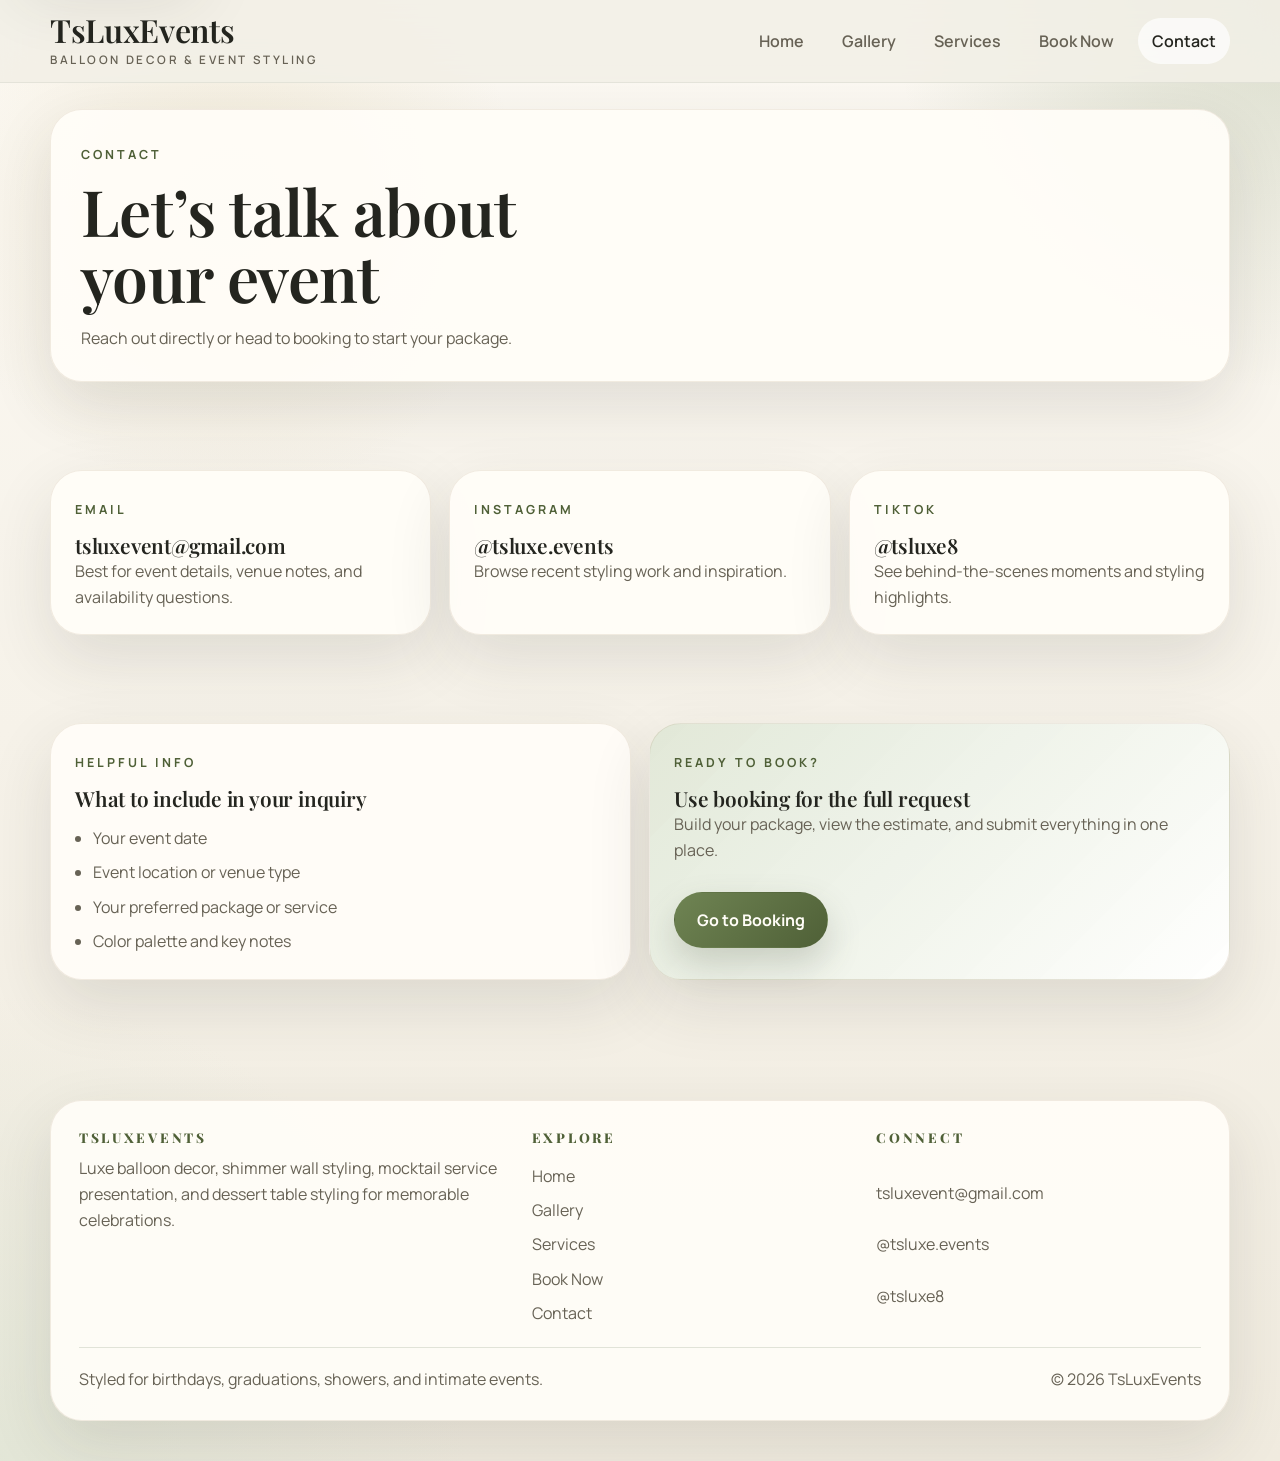
<file: tsluxweb1/pages/contact.html>
<!DOCTYPE html>
<html lang="en">
<head>
  <!--
    FILE: pages/contact.html
    PURPOSE:
    - Contact page for clients who want quick access to email and social platforms.

    BEGINNER NOTES:
    - Update the email address or social links here if they ever change.
    - Keep the visible text client-facing and save setup notes for comments only.
  -->
  <meta charset="UTF-8">
  <meta name="viewport" content="width=device-width, initial-scale=1.0">
  <title>Contact | TsLuxEvents</title>
  <meta name="description" content="Contact TsLuxEvents for balloon decor, shimmer wall styling, mocktail service setup, and dessert table styling.">
  <!-- SHARE PREVIEW (Instagram, iMessage, Facebook, etc.): replace SITE-DOMAIN with the live domain -->

  <link rel="canonical" href="https://SITE-DOMAIN/pages/contact.html">

  <meta property="og:type" content="website">

  <meta property="og:site_name" content="TsLuxEvents">

  <meta property="og:title" content="Contact | TsLuxEvents">

  <meta property="og:description" content="Contact TsLuxEvents for balloon decor, shimmer wall styling, mocktail service setup, and dessert table styling.">

  <meta property="og:url" content="https://SITE-DOMAIN/pages/contact.html">

  <meta property="og:image" content="https://SITE-DOMAIN/assets/images/og-image.jpg">

  <meta property="og:image:width" content="1200">

  <meta property="og:image:height" content="630">

  <meta name="twitter:card" content="summary_large_image">
  <link rel="icon" type="image/png" href="../favicon.png">
  <link rel="stylesheet" href="../styles.css">
  <script src="../script.js" defer></script>
</head>
<body data-page="contact" data-base="../">
  <div id="site-header"></div>

  <main id="main-content" class="section-shell">
    <section class="page-intro">
      <div class="page-intro__header">
        <div>
          <span class="eyebrow">Contact</span>
          <h1>Let’s talk about your event</h1>
        </div>
        <p>Reach out directly or head to booking to start your package.</p>
      </div>
    </section>

    <section class="section-block">
      <div class="card-grid card-grid--three">
        <article class="panel">
          <span class="eyebrow">Email</span>
          <h3>tsluxevent@gmail.com</h3>
          <p>Best for event details, venue notes, and availability questions.</p>
        </article>

        <article class="panel">
          <span class="eyebrow">Instagram</span>
          <h3>@tsluxe.events</h3>
          <p>Browse recent styling work and inspiration.</p>
        </article>

        <article class="panel">
          <span class="eyebrow">TikTok</span>
          <h3>@tsluxe8</h3>
          <p>See behind-the-scenes moments and styling highlights.</p>
        </article>
      </div>
    </section>

    <section class="section-block section-block--last">
      <div class="feature-grid feature-grid--two">
        <article class="panel">
          <span class="eyebrow">Helpful Info</span>
          <h3>What to include in your inquiry</h3>
          <ul class="list">
            <li>Your event date</li>
            <li>Event location or venue type</li>
            <li>Your preferred package or service</li>
            <li>Color palette and key notes</li>
          </ul>
        </article>

        <article class="panel panel--highlight">
          <span class="eyebrow">Ready to Book?</span>
          <h3>Use booking for the full request</h3>
          <p>Build your package, view the estimate, and submit everything in one place.</p>
          <div class="button-row">
            <a class="button button--primary" href="../pages/booking.html">Go to Booking</a>
          </div>
        </article>
      </div>
    </section>
  </main>

  <div id="site-footer"></div>
</body>
</html>
</file>
<file: tsluxweb1/styles.css>
/*
  FILE: styles.css
  PURPOSE:
  - Shared styles for the full TsLuxEvents website.
  - This file controls layout, colors, spacing, cards, forms, and responsive behavior.

  BEGINNER GUIDE:
  - To change the brand colors, edit the color variables inside :root.
  - To change button styling, edit the .button rules.
  - To change card shapes or page spacing, edit the shared classes used throughout the site.
*/

@import url("https://fonts.googleapis.com/css2?family=Playfair+Display:wght@500;600;700&family=Manrope:wght@400;500;600;700&display=swap");

:root {
  /*
    BRAND COLORS
    Change these values to update the look of the full site at once.
  */
  --page-bg: #f0ebdf;
  --page-bg-soft: #fcf9f3;
  --surface: rgba(255, 253, 248, 0.93);
  --surface-solid: #fffdf8;
  --surface-strong: #20251e;
  --text: #24251f;
  --text-soft: #676255;
  --accent: #6f8453;
  --accent-deep: #4f6037;
  --accent-soft: #e0e7d5;
  --line: rgba(79, 96, 55, 0.16);
  --line-strong: rgba(79, 96, 55, 0.3);
  --success: #2e6a44;
  --error: #9e3f31;
  --shadow: 0 24px 64px rgba(47, 53, 38, 0.12);
  --radius-xl: 32px;
  --radius-lg: 24px;
  --radius-md: 18px;
  --container: 1180px;
}

*,
*::before,
*::after {
  box-sizing: border-box;
}

html {
  scroll-behavior: smooth;
  scroll-padding-top: 112px;
}

body {
  margin: 0;
  min-width: 320px;
  overflow-x: clip;
  font-family: "Manrope", "Segoe UI", sans-serif;
  color: var(--text);
  background:
    radial-gradient(circle at top right, rgba(111, 132, 83, 0.24), transparent 20%),
    radial-gradient(circle at 18% 14%, rgba(195, 170, 98, 0.16), transparent 18%),
    radial-gradient(circle at bottom left, rgba(219, 227, 210, 0.64), transparent 24%),
    linear-gradient(180deg, var(--page-bg-soft) 0%, var(--page-bg) 100%);
  line-height: 1.65;
}

img {
  display: block;
  width: 100%;
  max-width: 100%;
  height: auto;
}

a {
  color: inherit;
  text-decoration: none;
}

button,
a,
input,
select,
textarea {
  transition:
    color 0.22s ease,
    background-color 0.22s ease,
    border-color 0.22s ease,
    box-shadow 0.22s ease,
    transform 0.22s ease;
}

button,
input,
select,
textarea {
  font: inherit;
}

input,
select,
textarea,
button {
  margin: 0;
}

[hidden] {
  display: none !important;
}

:focus-visible {
  outline: 3px solid rgba(186, 139, 84, 0.42);
  outline-offset: 3px;
}

.skip-link {
  position: absolute;
  left: 16px;
  top: 14px;
  z-index: 200;
  padding: 12px 18px;
  border-radius: 999px;
  background: var(--surface-solid);
  color: var(--text);
  box-shadow: var(--shadow);
  transform: translateY(-180%);
}

.skip-link:focus {
  transform: translateY(0);
}

.section-shell {
  width: min(var(--container), calc(100% - 32px));
  margin: 0 auto;
}

.section-block {
  padding: 88px 0 0;
}

.section-block--last {
  padding-bottom: 88px;
}

.section-heading {
  max-width: 760px;
  margin-bottom: 28px;
}

.eyebrow {
  display: inline-block;
  margin-bottom: 12px;
  color: var(--accent-deep);
  font-size: 0.78rem;
  font-weight: 700;
  letter-spacing: 0.24em;
  text-transform: uppercase;
}

h1,
h2,
h3,
.brand strong,
.price-value,
.estimate-total__amount {
  margin: 0;
  font-family: "Playfair Display", Georgia, serif;
  font-weight: 600;
  line-height: 1.1;
  letter-spacing: -0.01em;
}

h1 {
  font-size: clamp(2.5rem, 5vw, 4.3rem);
  line-height: 1.04;
}

h2 {
  font-size: clamp(1.9rem, 3.9vw, 2.9rem);
  line-height: 1.06;
}

h3 {
  font-size: 1.3rem;
  line-height: 1.2;
}

/* Space between a card heading and the options under it, so letters like g, p, y aren't covered. */
.detail-card > h3,
.booking-form-wrap > h2 {
  margin-bottom: 14px;
}

p {
  margin: 0;
  color: var(--text-soft);
}

.lead {
  max-width: 620px;
  font-size: 1.06rem;
  margin-top: 18px;
}

.pill-row,
.button-row,
.meta-row {
  display: flex;
  flex-wrap: wrap;
  gap: 12px;
}

.pill {
  padding: 9px 14px;
  border: 1px solid var(--line);
  border-radius: 999px;
  background: rgba(223, 231, 213, 0.54);
  color: var(--accent-deep);
  font-size: 0.92rem;
}

.button-row {
  margin-top: 28px;
}

.button {
  display: inline-flex;
  align-items: center;
  justify-content: center;
  min-height: 52px;
  padding: 14px 22px;
  border: 1px solid transparent;
  border-radius: 999px;
  font-weight: 700;
  transition: transform 0.22s ease, box-shadow 0.22s ease, border-color 0.22s ease;
  cursor: pointer;
}

.button:hover,
.button:focus-visible {
  transform: translateY(-2px);
}

.button--primary {
  color: #fffdf7;
  background: linear-gradient(135deg, var(--accent), var(--accent-deep));
  box-shadow: 0 16px 34px rgba(71, 84, 61, 0.22);
}

.button--secondary {
  color: var(--text);
  background: rgba(224, 231, 213, 0.68);
  border-color: var(--line);
}

.button--ghost {
  color: var(--accent-deep);
  background: rgba(255, 255, 255, 0.52);
  border-color: var(--line);
}

.button--block {
  width: 100%;
}

.text-link {
  color: var(--accent-deep);
  font-weight: 700;
}

.site-header {
  position: sticky;
  top: 0;
  z-index: 100;
  border-bottom: 1px solid rgba(71, 84, 61, 0.08);
  background: rgba(242, 239, 230, 0.88);
  backdrop-filter: blur(16px);
}

.site-header__inner {
  width: min(var(--container), calc(100% - 32px));
  min-height: 82px;
  margin: 0 auto;
  display: flex;
  align-items: center;
  justify-content: space-between;
  gap: 18px;
}

.brand {
  display: flex;
  flex-direction: column;
  gap: 4px;
}

.brand strong {
  font-size: 2rem;
}

.brand span {
  color: var(--text-soft);
  font-size: 0.73rem;
  font-weight: 600;
  letter-spacing: 0.22em;
  text-transform: uppercase;
}

.nav-toggle {
  display: none;
  align-items: center;
  justify-content: center;
  width: 48px;
  height: 48px;
  border-radius: 50%;
  border: 1px solid var(--line);
  background: rgba(255, 255, 255, 0.78);
  color: var(--text);
}

.site-nav {
  display: flex;
  align-items: center;
  gap: 10px;
}

.site-nav a {
  padding: 10px 14px;
  border-radius: 999px;
  color: var(--text-soft);
  font-weight: 600;
  transition: color 0.22s ease, background-color 0.22s ease, transform 0.22s ease;
}

.site-nav a:hover,
.site-nav a:focus-visible,
.site-nav a.is-active {
  color: var(--text);
  background: rgba(255, 255, 255, 0.7);
}

.hero {
  padding: 34px 0 0;
  display: grid;
  grid-template-columns: minmax(0, 1.05fr) minmax(0, 0.95fr);
  gap: 28px;
  align-items: center;
}

.hero__copy,
.hero__media,
.page-intro,
.panel,
.quote-card,
.service-card,
.gallery-card,
.detail-card,
.price-card,
.summary-card,
.estimate-card,
.contact-banner,
.footer-panel,
.package-hero__copy,
.package-hero__gallery,
.booking-form-wrap {
  border: 1px solid rgba(141, 102, 57, 0.12);
  border-radius: var(--radius-xl);
  background: var(--surface);
  box-shadow: var(--shadow);
}

.hero__copy {
  padding: 34px;
}

.hero h1,
.package-hero h1,
.page-intro h1 {
  max-width: 16ch;
  text-wrap: balance;
}

.hero__media {
  display: grid;
  grid-template-columns: 1fr 1fr;
  gap: 14px;
  padding: 16px;
}

.service-card {
  display: flex;
  flex-direction: column;
  height: 100%;
}

.gallery-card {
  display: block;
  height: auto;
}

.hero__image {
  height: 100%;
  object-fit: cover;
  border-radius: 22px;
  min-height: 200px;
}

.hero__image--large {
  grid-column: 1 / -1;
  min-height: 300px;
}

.feature-grid,
.card-grid,
.pricing-grid,
.package-layout,
.booking-layout,
.contact-layout,
.estimate-layout {
  display: grid;
  gap: 18px;
}

.feature-grid--two,
.package-layout,
.booking-layout {
  grid-template-columns: repeat(2, minmax(0, 1fr));
}

.card-grid--three,
.pricing-grid {
  grid-template-columns: repeat(3, minmax(0, 1fr));
}

.card-grid--four {
  grid-template-columns: repeat(4, minmax(0, 1fr));
}

.panel,
.quote-card,
.summary-card,
.detail-card,
.price-card,
.estimate-card,
.booking-form-wrap {
  padding: 24px;
}

.panel--highlight {
  background:
    linear-gradient(135deg, rgba(223, 231, 213, 0.92), rgba(255, 255, 255, 0.88)),
    var(--surface);
}

.step-number {
  display: inline-flex;
  align-items: center;
  justify-content: center;
  width: 48px;
  height: 48px;
  margin-bottom: 16px;
  border-radius: 50%;
  background: var(--accent-soft);
  color: var(--accent-deep);
  font-weight: 800;
}

.list {
  margin: 14px 0 0;
  padding-left: 18px;
  color: var(--text-soft);
}

.list li + li {
  margin-top: 8px;
}

.service-card {
  overflow: hidden;
}

.service-card img,
.gallery-card img {
  aspect-ratio: 4 / 3;
  object-fit: cover;
}

.service-card__body {
  padding: 22px;
  display: flex;
  flex-direction: column;
  gap: 12px;
  flex: 1;
}

.service-card__body p,
.quote-card p,
.detail-card p,
.summary-card p,
.estimate-card p {
  margin-top: 10px;
}

.contact-banner {
  padding: 30px;
  display: flex;
  justify-content: space-between;
  gap: 24px;
  align-items: center;
}

.contact-banner__details {
  display: grid;
  gap: 10px;
  justify-items: end;
  text-align: right;
}

.contact-banner__details a {
  color: var(--accent-deep);
  font-weight: 700;
}

.contact-banner__details a:hover,
.contact-banner__details a:focus-visible,
.footer-panel a:hover,
.footer-panel a:focus-visible,
.text-link:hover,
.text-link:focus-visible {
  color: var(--accent);
}

.page-intro {
  padding: 30px;
  margin-top: 26px;
}

.page-intro__header {
  display: grid;
  gap: 14px;
  align-items: start;
}

.page-intro__header p {
  max-width: 620px;
}

.filter-bar {
  display: flex;
  flex-wrap: wrap;
  gap: 12px;
  margin: 26px 0 20px;
}

.filter-button {
  padding: 11px 16px;
  border-radius: 999px;
  border: 1px solid var(--line);
  background: rgba(224, 231, 213, 0.56);
  color: var(--text-soft);
  font-weight: 700;
  cursor: pointer;
}

.filter-button[aria-pressed="true"],
.filter-button.is-active,
.filter-button:hover,
.filter-button:focus-visible {
  background: linear-gradient(135deg, var(--accent-soft), rgba(255, 255, 255, 0.98));
  color: var(--text);
}

.gallery-grid {
  display: grid;
  grid-template-columns: repeat(3, minmax(0, 1fr));
  gap: 18px;
  align-items: start;
}

.gallery-card {
  overflow: hidden;
}

.gallery-card figcaption {
  padding: 18px 20px 20px;
  display: grid;
  gap: 6px;
  flex: 1;
}

.gallery-card strong {
  display: block;
}

.service-overview {
  padding-top: 26px;
}

.price-value {
  margin: 12px 0 6px;
  font-size: 2.4rem;
  color: var(--accent-deep);
}

.note-line {
  font-size: 0.95rem;
  color: var(--text-soft);
}

.package-hero {
  padding-top: 26px;
}

.package-hero__layout {
  display: grid;
  grid-template-columns: minmax(0, 1.02fr) minmax(0, 0.98fr);
  gap: 22px;
}

.package-hero__copy {
  padding: 34px;
}

.package-hero__gallery {
  display: grid;
  grid-template-columns: 1fr 1fr;
  gap: 14px;
  padding: 16px;
}

.package-hero__gallery img {
  border-radius: 20px;
  aspect-ratio: 1 / 1;
  object-fit: cover;
}

.package-hero__gallery img:first-child {
  grid-column: 1 / -1;
  aspect-ratio: 16 / 10;
}

.pricing-choice-grid,
.addon-choice-grid,
.combo-choice-grid,
.tier-choice-grid {
  display: grid;
  gap: 14px;
}

.pricing-choice-grid,
.tier-choice-grid {
  grid-template-columns: repeat(2, minmax(0, 1fr));
}

.combo-choice-grid {
  grid-template-columns: repeat(3, minmax(0, 1fr));
}

.addon-choice-grid {
  grid-template-columns: repeat(2, minmax(0, 1fr));
}

.choice-card,
.checkbox-card {
  position: relative;
  display: flex;
  flex-direction: column;
  gap: 8px;
  padding: 18px;
  border: 1px solid var(--line);
  border-radius: var(--radius-md);
  background: rgba(255, 255, 255, 0.84);
  transition: border-color 0.22s ease, box-shadow 0.22s ease, transform 0.22s ease;
  cursor: pointer;
}

.choice-card:hover,
.checkbox-card:hover,
.choice-card:focus-within,
.checkbox-card:focus-within {
  transform: translateY(-2px);
  border-color: var(--line-strong);
}

.choice-card input,
.checkbox-card input {
  position: absolute;
  inset: 16px auto auto 16px;
}

.choice-card.is-selected,
.checkbox-card.is-selected {
  border-color: var(--accent);
  box-shadow: 0 14px 30px rgba(141, 102, 57, 0.16);
}

.choice-card__title,
.checkbox-card__title {
  padding-left: 26px;
  font-weight: 700;
}

.choice-card__meta,
.checkbox-card__meta {
  padding-left: 26px;
  color: var(--text-soft);
  font-size: 0.94rem;
}

.choice-card__price,
.checkbox-card__price {
  padding-left: 26px;
  color: var(--accent-deep);
  font-weight: 800;
}

.combo-card {
  gap: 14px;
}

.combo-card__toggle {
  position: relative;
  display: flex;
  flex-direction: column;
  gap: 8px;
  cursor: pointer;
}

.combo-card__toggle input {
  position: absolute;
  inset: 0 auto auto 0;
}

.combo-card__tier {
  display: grid;
  gap: 8px;
  padding-left: 26px;
}

.combo-card__tier label {
  color: var(--text-soft);
  font-size: 0.88rem;
  font-weight: 700;
}

.combo-card__tier select,
.field select {
  width: 100%;
  padding: 12px 14px;
  border: 1px solid var(--line);
  border-radius: 14px;
  background: rgba(255, 255, 255, 0.96);
  color: var(--text);
}

.combo-card__tier select:disabled {
  opacity: 0.6;
}

.summary-stack {
  display: grid;
  gap: 16px;
}

.summary-list {
  display: grid;
  gap: 10px;
  margin-top: 14px;
}

.summary-row {
  display: flex;
  justify-content: space-between;
  gap: 16px;
  color: var(--text-soft);
}

.summary-row strong {
  color: var(--text);
}

.estimate-card {
  position: sticky;
  top: 104px;
}

.estimate-total {
  display: flex;
  justify-content: space-between;
  gap: 18px;
  align-items: end;
  padding-top: 16px;
  margin-top: 18px;
  border-top: 1px solid var(--line);
}

.estimate-total__amount {
  font-size: 2.8rem;
  color: var(--accent-deep);
}

.estimate-breakdown {
  display: grid;
  gap: 12px;
  margin-top: 18px;
}

.estimate-breakdown__item {
  display: flex;
  justify-content: space-between;
  gap: 14px;
  color: var(--text-soft);
}

.estimate-breakdown__item strong {
  color: var(--text);
}

.form-grid {
  display: grid;
  grid-template-columns: repeat(2, minmax(0, 1fr));
  gap: 16px;
  margin-top: 24px;
}

.field {
  display: grid;
  gap: 8px;
}

.field--full {
  grid-column: 1 / -1;
}

.field label {
  font-weight: 700;
}

.field input,
.field textarea {
  width: 100%;
  padding: 14px 16px;
  border: 1px solid var(--line);
  border-radius: 16px;
  background: rgba(255, 255, 255, 0.96);
  color: var(--text);
}

.field textarea {
  min-height: 140px;
  resize: vertical;
}

.field-note {
  margin-top: 18px;
  font-size: 0.95rem;
}

.form-message {
  display: none;
  margin-top: 18px;
  padding: 14px 16px;
  border-radius: 16px;
  font-weight: 600;
}

.form-message.is-success {
  display: block;
  background: rgba(46, 106, 68, 0.1);
  color: var(--success);
}

.form-message.is-error {
  display: block;
  background: rgba(158, 63, 49, 0.08);
  color: var(--error);
}

.site-footer {
  padding: 32px 0 40px;
}

.footer-panel {
  width: min(var(--container), calc(100% - 32px));
  margin: 0 auto;
  padding: 28px;
}

.footer-grid {
  display: grid;
  grid-template-columns: 1.2fr 0.9fr 0.9fr;
  gap: 20px;
}

.footer-panel h3 {
  margin-bottom: 10px;
  font-size: 0.84rem;
  font-weight: 800;
  letter-spacing: 0.2em;
  text-transform: uppercase;
  color: var(--accent-deep);
}

.footer-panel a,
.footer-panel p {
  color: var(--text-soft);
}

.footer-links,
.footer-contact {
  display: grid;
  gap: 8px;
}

.footer-meta {
  display: flex;
  justify-content: space-between;
  gap: 16px;
  flex-wrap: wrap;
  margin-top: 20px;
  padding-top: 18px;
  border-top: 1px solid var(--line);
  color: var(--text-soft);
}

@media (max-width: 1080px) {
  .hero,
  .package-hero__layout,
  .package-layout,
  .booking-layout,
  .feature-grid--two,
  .footer-grid,
  .page-intro__header {
    grid-template-columns: 1fr;
  }

  .page-intro__header {
    display: grid;
    align-items: start;
  }

  .card-grid--four,
  .card-grid--three,
  .pricing-grid,
  .gallery-grid,
  .combo-choice-grid {
    grid-template-columns: repeat(2, minmax(0, 1fr));
  }

  .estimate-card {
    position: static;
  }

  .contact-banner {
    align-items: start;
  }
}

@media (max-width: 760px) {
  .section-block {
    padding-top: 68px;
  }

  .hero,
  .package-hero,
  .page-intro {
    padding-top: 18px;
  }

  .site-header__inner {
    min-height: 74px;
  }

  .nav-toggle {
    display: inline-flex;
  }

  .site-nav {
    position: absolute;
    top: calc(100% + 10px);
    left: 16px;
    right: 16px;
    display: none;
    flex-direction: column;
    align-items: stretch;
    padding: 16px;
    border-radius: 24px;
    background: rgba(255, 253, 249, 0.98);
    border: 1px solid var(--line);
    box-shadow: var(--shadow);
  }

  .site-nav.is-open {
    display: flex;
  }

  .site-nav a {
    text-align: center;
  }

  .card-grid--four,
  .card-grid--three,
  .gallery-grid,
  .pricing-grid,
  .pricing-choice-grid,
  .addon-choice-grid,
  .combo-choice-grid,
  .tier-choice-grid,
  .form-grid,
  .footer-grid {
    grid-template-columns: 1fr;
  }

  .hero__copy,
  .hero__media,
  .page-intro,
  .panel,
  .quote-card,
  .summary-card,
  .detail-card,
  .price-card,
  .estimate-card,
  .contact-banner,
  .footer-panel,
  .package-hero__copy,
  .package-hero__gallery,
  .booking-form-wrap {
    padding: 22px;
  }

  .contact-banner {
    flex-direction: column;
  }

  .contact-banner__details {
    justify-items: start;
    text-align: left;
  }
}

/* ---------- Booking + calculator layout ---------- */
/* Package calculator pages: options on the left, a slim estimate that follows you down the page. */
.package-layout:has(> .estimate-card) {
  grid-template-columns: minmax(0, 1fr) minmax(300px, 360px);
  align-items: start;
}

/* Booking page: options use the full width, the estimate sits under them, above the contact form. */
.booking-layout {
  grid-template-columns: 1fr;
}

.booking-form-wrap .estimate-card {
  position: static;
  margin: 18px 0 26px;
  border-color: var(--line-strong);
  background:
    linear-gradient(135deg, rgba(223, 231, 213, 0.75), rgba(255, 255, 255, 0.9)),
    var(--surface-solid);
  box-shadow: none;
}

@media (min-width: 761px) {
  .booking-form-wrap .pricing-choice-grid,
  .booking-form-wrap .tier-choice-grid,
  .booking-form-wrap .combo-choice-grid {
    grid-template-columns: repeat(auto-fit, minmax(220px, 1fr));
  }

  .booking-form-wrap .addon-choice-grid {
    grid-template-columns: repeat(auto-fill, minmax(240px, 1fr));
  }
}

.combo-choice-grid {
  grid-template-columns: repeat(auto-fit, minmax(210px, 1fr));
}

/* ---------- Floating estimate bar ---------- */
/* Phones/tablets only: shows the running total while choosing options.
   Disappears for good once the visitor reaches the full estimate section. */
.estimate-bar {
  display: none;
}


@media (max-width: 1080px) {
  .booking-layout,
  .package-layout:has(> .estimate-card) {
    grid-template-columns: 1fr;
  }

  body:has(.estimate-bar) {
    padding-bottom: 84px;
  }

  .estimate-bar {
    position: fixed;
    left: 12px;
    right: 12px;
    bottom: calc(12px + env(safe-area-inset-bottom));
    z-index: 40;
    display: flex;
    align-items: center;
    justify-content: space-between;
    gap: 16px;
    padding: 12px 18px;
    border: 1px solid var(--line-strong);
    border-radius: 20px;
    background: var(--surface-solid);
    box-shadow: 0 16px 40px rgba(47, 53, 38, 0.2);
    transition: transform 0.25s ease, opacity 0.25s ease;
  }

}

.estimate-bar.is-hidden {
  transform: translateY(140%);
  opacity: 0;
  pointer-events: none;
}

.estimate-bar__label {
  display: block;
  color: var(--text-soft);
  font-size: 0.78rem;
  font-weight: 700;
  letter-spacing: 0.08em;
  text-transform: uppercase;
}

.estimate-bar__amount {
  font-size: 1.5rem;
  color: var(--accent-deep);
}

.estimate-bar__link {
  padding: 10px 16px;
  border-radius: 999px;
  background: var(--accent-deep);
  color: #fff;
  font-weight: 700;
  font-size: 0.9rem;
  text-decoration: none;
  white-space: nowrap;
}


/* Phones: less box-in-box padding and compact option rows. */
@media (max-width: 760px) {
  .booking-form-wrap {
    padding: 16px;
  }

  .booking-form-wrap .detail-card,
  .package-layout .detail-card {
    padding: 16px 14px;
  }

  .choice-card:not(.combo-card),
  .checkbox-card:not(.combo-card) {
    display: grid;
    grid-template-columns: minmax(0, 1fr) auto;
    column-gap: 12px;
    row-gap: 4px;
    padding: 14px;
  }

  .choice-card:not(.combo-card) > input,
  .checkbox-card:not(.combo-card) > input {
    inset: 16px auto auto 14px;
  }

  .choice-card:not(.combo-card) > .choice-card__title,
  .checkbox-card:not(.combo-card) > .checkbox-card__title {
    grid-column: 1;
  }

  .choice-card:not(.combo-card) > .choice-card__price,
  .checkbox-card:not(.combo-card) > .checkbox-card__price {
    grid-column: 2;
    grid-row: 1;
    padding-left: 0;
    text-align: right;
  }

  .choice-card:not(.combo-card) > .choice-card__meta,
  .checkbox-card:not(.combo-card) > .checkbox-card__meta {
    grid-column: 1 / -1;
    font-size: 0.88rem;
  }

  .choice-card:hover,
  .checkbox-card:hover {
    transform: none;
  }
}

/* ---------- Booking: example photos of the chosen package ---------- */
.estimate-photos:empty {
  display: none;
}

.estimate-photos {
  margin-top: 16px;
}

.estimate-photos__label {
  margin: 0 0 10px;
  color: var(--text);
  font-weight: 700;
  font-size: 0.95rem;
}

.estimate-photos__label span {
  color: var(--text-soft);
  font-weight: 500;
}

.estimate-photos__grid {
  display: grid;
  grid-template-columns: repeat(auto-fill, minmax(150px, 1fr));
  gap: 12px;
}

.estimate-photos__item {
  margin: 0;
}

.estimate-photos__item img {
  width: 100%;
  aspect-ratio: 4 / 3;
  object-fit: cover;
  border-radius: 14px;
}

.estimate-photos__item figcaption {
  margin-top: 6px;
  color: var(--text-soft);
  font-size: 0.82rem;
}

@media (max-width: 760px) {
  .estimate-photos__grid {
    display: flex;
    overflow-x: auto;
    scroll-snap-type: x mandatory;
    padding-bottom: 6px;
  }

  .estimate-photos__item {
    flex: 0 0 62%;
    scroll-snap-align: start;
  }
}

/* ---------- Lightbox ---------- */
img.is-zoomable {
  cursor: zoom-in;
  transition: filter 0.2s ease;
}

img.is-zoomable:hover {
  filter: brightness(1.04);
}

img.is-zoomable:focus-visible {
  outline: 3px solid var(--accent);
  outline-offset: 3px;
}

html.has-lightbox {
  overflow: hidden;
}

.lightbox {
  width: 100vw;
  height: 100dvh;
  max-width: none;
  max-height: none;
  margin: 0;
  padding: 0;
  border: 0;
  background: transparent;
}

.lightbox::backdrop {
  background: rgba(20, 22, 18, 0.94);
}

.lightbox[open] {
  display: flex;
  align-items: center;
  justify-content: center;
  animation: lightbox-in 0.2s ease;
}

.lightbox__figure {
  display: flex;
  flex-direction: column;
  align-items: center;
  justify-content: center;
  gap: 12px;
  width: 100%;
  height: 100%;
  margin: 0;
  padding: 56px 72px;
}

.lightbox__image {
  max-width: 100%;
  max-height: calc(100dvh - 150px);
  width: auto;
  height: auto;
  object-fit: contain;
  border-radius: 14px;
  box-shadow: 0 30px 80px rgba(0, 0, 0, 0.45);
}

.lightbox__caption {
  max-width: 60ch;
  color: rgba(255, 255, 255, 0.86);
  font-size: 0.95rem;
  text-align: center;
}

.lightbox__close,
.lightbox__nav {
  position: absolute;
  display: grid;
  place-items: center;
  width: 48px;
  height: 48px;
  border: 1px solid rgba(255, 255, 255, 0.25);
  border-radius: 50%;
  background: rgba(255, 255, 255, 0.12);
  color: #fff;
  font-size: 1.9rem;
  line-height: 1;
  cursor: pointer;
}

.lightbox__close:hover,
.lightbox__nav:hover {
  background: rgba(255, 255, 255, 0.24);
}

.lightbox__close {
  top: 14px;
  right: 14px;
}

.lightbox__nav {
  top: 50%;
  transform: translateY(-50%);
}

.lightbox__nav--prev {
  left: 14px;
}

.lightbox__nav--next {
  right: 14px;
}

.lightbox__nav[hidden] {
  display: none;
}

@media (max-width: 760px) {
  .lightbox__figure {
    padding: 64px 12px 88px;
  }

  .lightbox__nav {
    top: auto;
    bottom: 18px;
    transform: none;
  }
}

@keyframes lightbox-in {
  from {
    opacity: 0;
  }
}

@media (prefers-reduced-motion: reduce) {
  html {
    scroll-behavior: auto;
  }

  *,
  *::before,
  *::after {
    animation-duration: 0.01ms !important;
    animation-iteration-count: 1 !important;
    transition-duration: 0.01ms !important;
    scroll-behavior: auto !important;
  }
}
</file>
